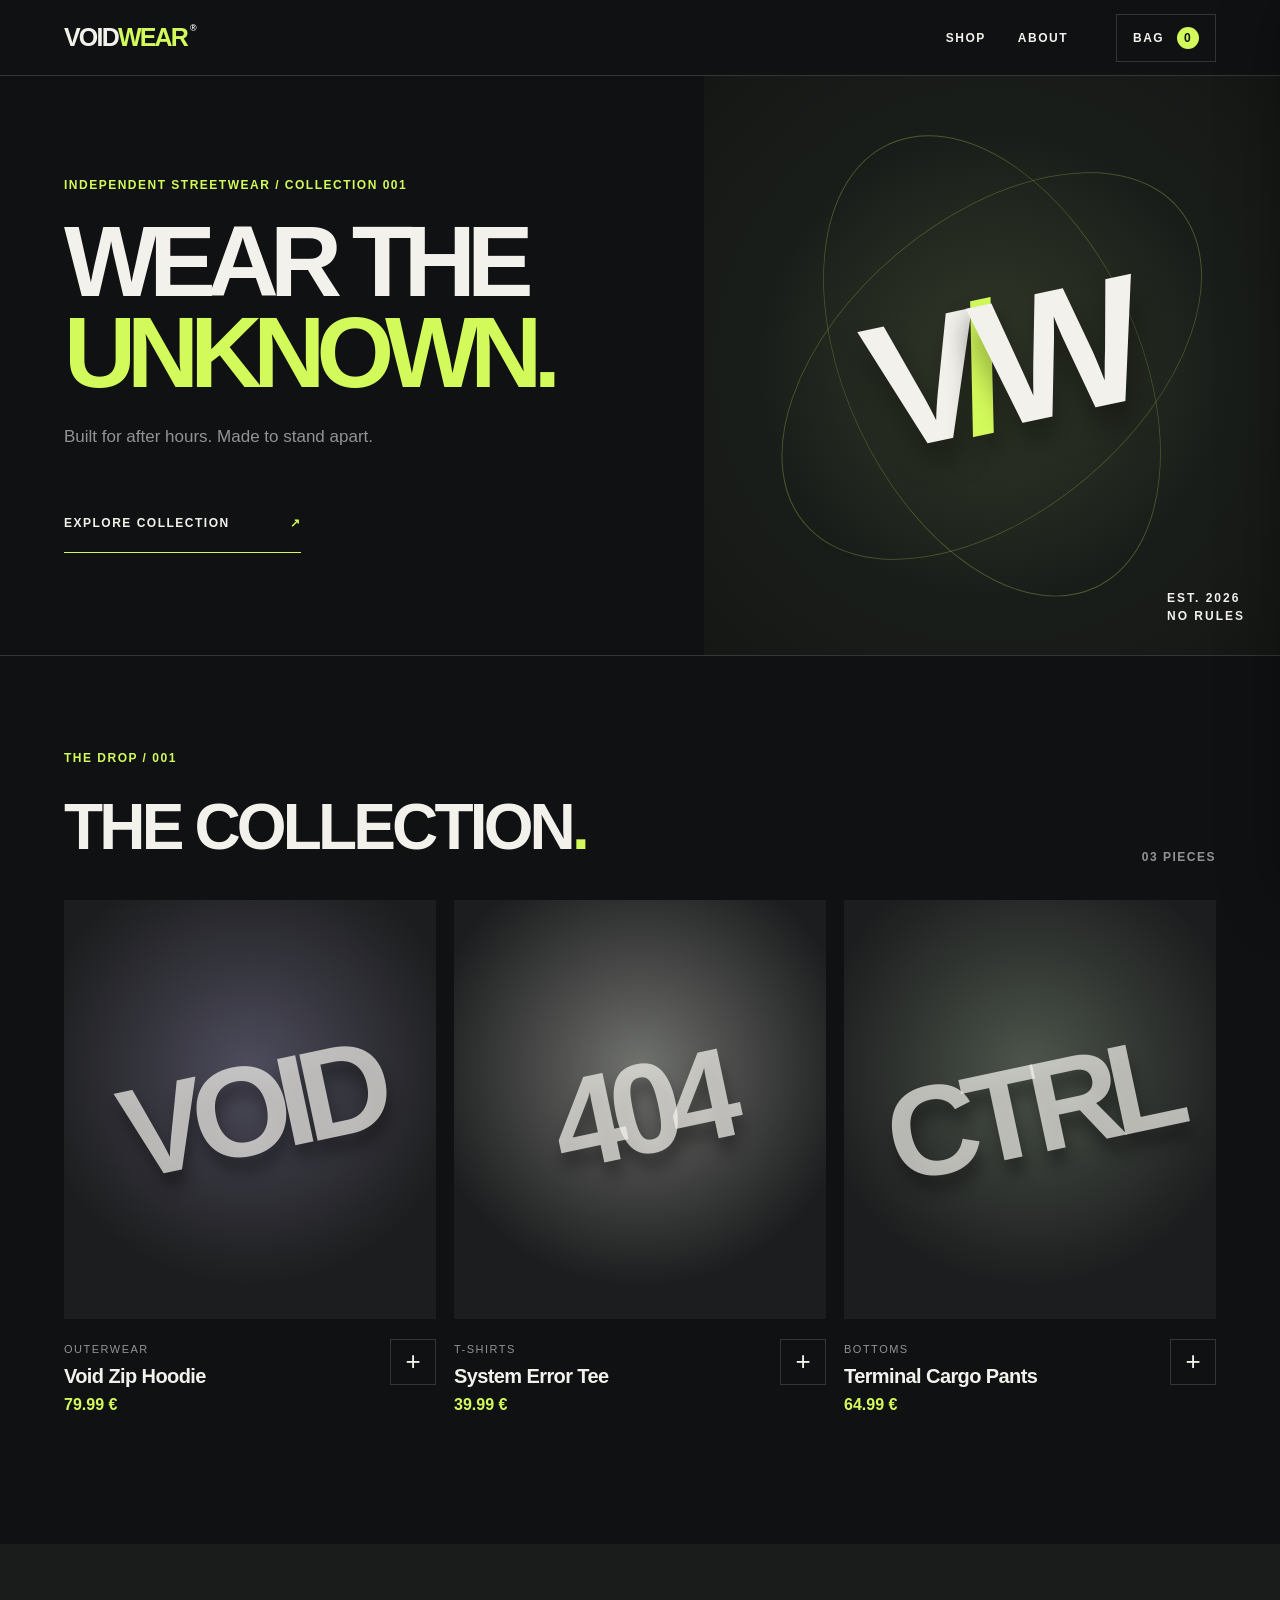
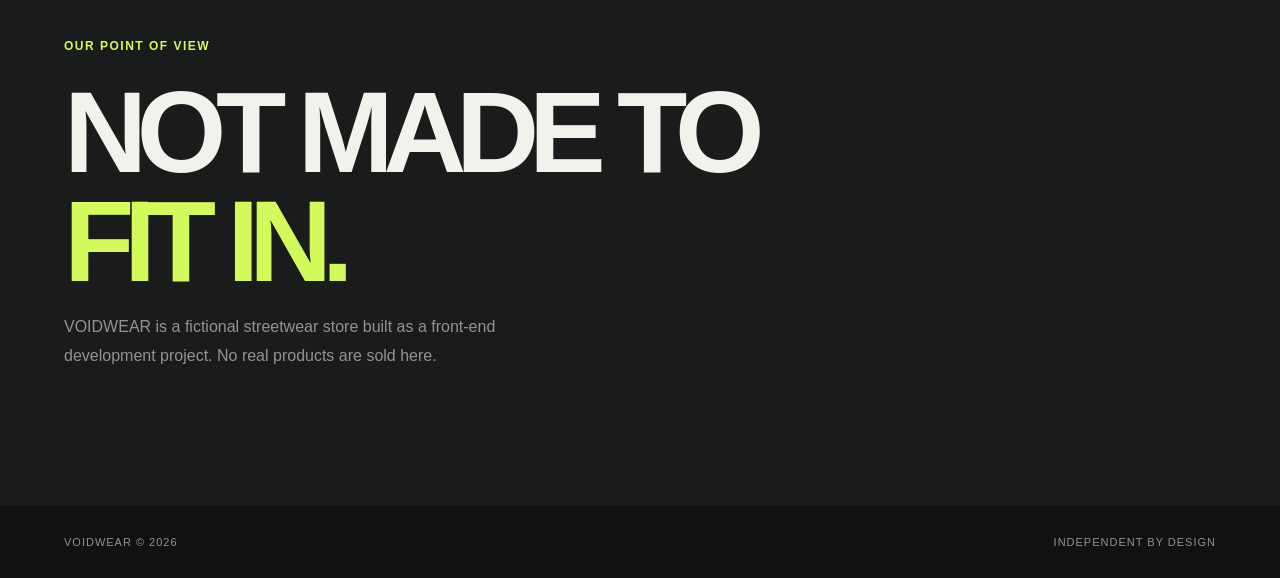
<file: main/index.html>
<!doctype html><html lang="en"><head><meta charset="utf-8"><meta name="viewport" content="width=device-width,initial-scale=1"><meta name="description" content="VOIDWEAR — independent streetwear concept store."><title>VOIDWEAR — Wear the Unknown</title><link rel="stylesheet" href="./style.css"></head><body><header class="site-header"><a class="logo" href="../main/index.html">VOID<span>WEAR</span><sup>®</sup></a><nav><a href="../main/index.html#shop">SHOP</a><a href="../main/index.html#about">ABOUT</a></nav><button id="cart-button" class="cart-trigger" type="button">BAG <span id="cart-count">0</span></button></header>
<aside id="cart" class="cart-panel" aria-label="Shopping cart"><div class="panel-head"><h2>YOUR BAG</h2><button id="close-cart" type="button" class="icon-button" aria-label="Close cart">×</button></div><div id="cart-items" class="cart-items"></div><div class="cart-footer"><div class="cart-total-line"><span>TOTAL</span><strong id="cart-total">0.00 €</strong></div><p class="muted">Demo store — no real payments.</p><button class="primary-button checkout-button" type="button">CHECKOUT ↗</button><button id="clear-cart" class="text-button" type="button">Clear bag</button></div></aside>
<div class="checkout-menu modal-backdrop"><div class="modal"><div class="panel-head"><h2>CHECKOUT</h2><button id="close-checkout" class="icon-button" type="button" aria-label="Close checkout">×</button></div><p class="muted">Demo only. No orders or payments are processed.</p><form id="checkout-form"><label>FIRST NAME<input name="name" required autocomplete="given-name"></label><label>LAST NAME<input name="surname" required autocomplete="family-name"></label><label>EMAIL<input type="email" name="email" required autocomplete="email"></label><button type="submit" class="primary-button">PLACE DEMO ORDER ↗</button></form></div></div>
<div class="order-message modal-backdrop"><div class="modal success-modal"><h2 id="thanks-name">Thanks!</h2><p>Your demo order is complete.</p><button id="close-message" type="button" class="primary-button">CONTINUE SHOPPING</button></div></div><main><section class="hero"><div class="hero-copy"><p class="eyebrow">INDEPENDENT STREETWEAR / COLLECTION 001</p><h1>WEAR THE<br><em>UNKNOWN.</em></h1><p>Built for after hours. Made to stand apart.</p><a class="hero-link" href="#shop">EXPLORE COLLECTION <span>↗</span></a></div><div class="hero-visual"><div class="orbit orbit-one"></div><div class="orbit orbit-two"></div><div class="hero-mark">V<span>/</span>W</div><div class="hero-stamp">EST. 2026<br>NO RULES</div></div></section><section class="shop-section" id="shop"><div class="section-top"><div><p class="eyebrow">THE DROP / 001</p><h2>THE COLLECTION<span class="accent">.</span></h2></div><span class="collection-count">03 PIECES</span></div><div class="product-grid" id="product-grid"></div></section><section class="about-section" id="about"><p class="eyebrow">OUR POINT OF VIEW</p><h2>NOT MADE TO<br><span>FIT IN.</span></h2><p>VOIDWEAR is a fictional streetwear store built as a front-end development project. No real products are sold here.</p></section></main><footer><span>VOIDWEAR © 2026</span><span>INDEPENDENT BY DESIGN</span></footer><script type="module" src="./index.js"></script></body></html>
</file>
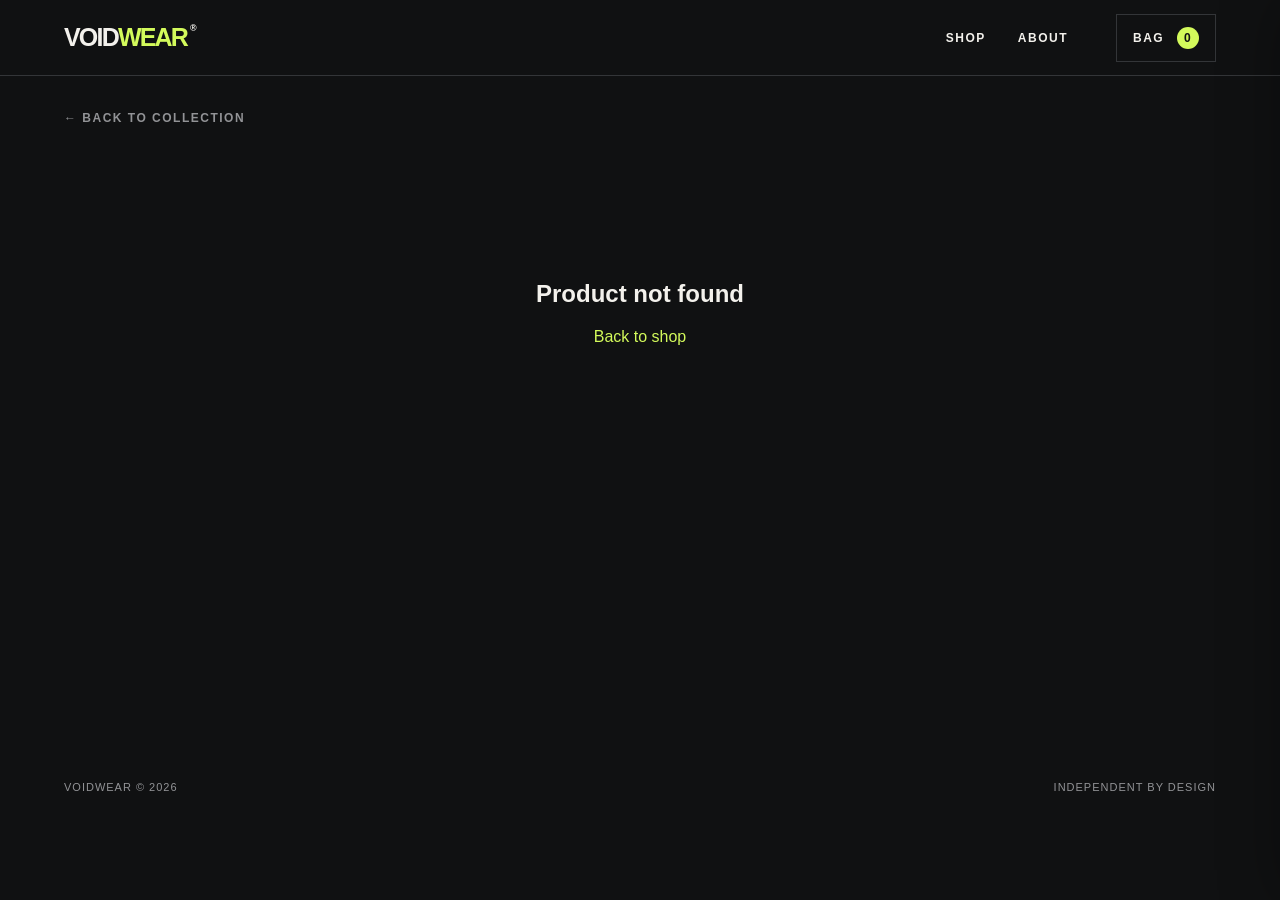
<file: product/product.html>
<!doctype html><html lang="en"><head><meta charset="utf-8"><meta name="viewport" content="width=device-width,initial-scale=1"><meta name="description" content="VOIDWEAR product details."><title>Product — VOIDWEAR</title><link rel="stylesheet" href="../main/style.css"><link rel="stylesheet" href="./product.css"></head><body><header class="site-header"><a class="logo" href="../main/index.html">VOID<span>WEAR</span><sup>®</sup></a><nav><a href="../main/index.html#shop">SHOP</a><a href="../main/index.html#about">ABOUT</a></nav><button id="cart-button" class="cart-trigger" type="button">BAG <span id="cart-count">0</span></button></header>
<aside id="cart" class="cart-panel" aria-label="Shopping cart"><div class="panel-head"><h2>YOUR BAG</h2><button id="close-cart" type="button" class="icon-button" aria-label="Close cart">×</button></div><div id="cart-items" class="cart-items"></div><div class="cart-footer"><div class="cart-total-line"><span>TOTAL</span><strong id="cart-total">0.00 €</strong></div><p class="muted">Demo store — no real payments.</p><button class="primary-button checkout-button" type="button">CHECKOUT ↗</button><button id="clear-cart" class="text-button" type="button">Clear bag</button></div></aside>
<div class="checkout-menu modal-backdrop"><div class="modal"><div class="panel-head"><h2>CHECKOUT</h2><button id="close-checkout" class="icon-button" type="button" aria-label="Close checkout">×</button></div><p class="muted">Demo only. No orders or payments are processed.</p><form id="checkout-form"><label>FIRST NAME<input name="name" required autocomplete="given-name"></label><label>LAST NAME<input name="surname" required autocomplete="family-name"></label><label>EMAIL<input type="email" name="email" required autocomplete="email"></label><button type="submit" class="primary-button">PLACE DEMO ORDER ↗</button></form></div></div>
<div class="order-message modal-backdrop"><div class="modal success-modal"><h2 id="thanks-name">Thanks!</h2><p>Your demo order is complete.</p><button id="close-message" type="button" class="primary-button">CONTINUE SHOPPING</button></div></div><main class="product-page"><a href="../main/index.html#shop" class="back-link">← BACK TO COLLECTION</a><section id="product-details" class="product-details"></section></main><footer><span>VOIDWEAR © 2026</span><span>INDEPENDENT BY DESIGN</span></footer><script type="module" src="./product.js"></script></body></html>
</file>
<file: main/style.css>
:root{color-scheme:dark;--bg:#101112;--surface:#1a1b1d;--line:#333538;--text:#f3f1ec;--muted:#929396;--accent:#d3fa5b;font-family:Inter,Arial,Helvetica,sans-serif}*{box-sizing:border-box}html{scroll-behavior:smooth}body{margin:0;background:var(--bg);color:var(--text)}button,input{font:inherit}button{cursor:pointer}a{color:inherit;text-decoration:none}.site-header{height:76px;padding:0 clamp(20px,5vw,84px);display:flex;align-items:center;gap:48px;border-bottom:1px solid var(--line);position:relative;z-index:2;background:var(--bg)}.logo{font-weight:900;letter-spacing:-1.8px;font-size:25px}.logo span{color:var(--accent)}.logo sup{font-size:9px;vertical-align:top;margin-left:3px}.site-header nav{display:flex;gap:32px;margin-left:auto}.site-header nav a,.cart-trigger,.eyebrow,.collection-count,.hero-link,.back-link{font-size:12px;font-weight:800;letter-spacing:1.5px}.site-header nav a:hover,.back-link:hover{color:var(--accent)}.cart-trigger{background:none;border:1px solid var(--line);color:var(--text);padding:12px 16px}.cart-trigger span{display:inline-grid;place-items:center;background:var(--accent);color:#101112;min-width:22px;height:22px;border-radius:50%;margin-left:8px}.hero{min-height:570px;display:grid;grid-template-columns:1.1fr 0.9fr;border-bottom:1px solid var(--line)}.hero-copy{padding:clamp(55px,8vw,120px) 5vw}.eyebrow{color:var(--accent);margin:0 0 25px}.hero h1{font-size:clamp(56px,7.8vw,124px);line-height:.91;letter-spacing:-.09em;margin:0 0 28px;font-weight:900}.hero h1 em{font-style:normal;color:var(--accent)}.hero-copy>p:not(.eyebrow){color:var(--muted);font-size:17px}.hero-link{display:inline-flex;gap:60px;border-bottom:1px solid var(--accent);padding:22px 0;margin-top:30px}.hero-link span{color:var(--accent)}.hero-visual{background:radial-gradient(circle at center,#333a29,#191d1a 58%,#151715);position:relative;overflow:hidden;display:grid;place-items:center}.hero-mark{font-size:clamp(100px,14vw,220px);font-weight:900;letter-spacing:-.16em;transform:rotate(-12deg);text-shadow:0 20px 30px #0006}.hero-mark span{color:var(--accent)}.orbit{position:absolute;border:1px solid #b1d45155;border-radius:50%;width:85%;aspect-ratio:1;transform:rotate(-25deg) scaleX(.6)}.orbit-two{transform:rotate(50deg) scaleX(.6)}.hero-stamp{position:absolute;right:35px;bottom:30px;font-size:12px;font-weight:800;line-height:1.5;letter-spacing:2px}.shop-section{padding:95px 5vw 110px}.section-top{display:flex;justify-content:space-between;align-items:end;margin-bottom:36px}.section-top h2{font-size:clamp(35px,5vw,64px);letter-spacing:-.06em;margin:0}.accent{color:var(--accent)}.collection-count{color:var(--muted)}.product-grid{display:grid;grid-template-columns:repeat(3,minmax(0,1fr));gap:18px}.product-card{cursor:pointer}.product-art{aspect-ratio:4/4.5;background:radial-gradient(circle at 50% 40%,color-mix(in srgb,var(--art) 80%,#111),#1c1d1e 70%);display:grid;place-items:center;overflow:hidden;transition:filter .2s}.product-card:hover .product-art{filter:brightness(1.2)}.art-symbol{font-size:clamp(65px,10vw,150px);font-weight:900;letter-spacing:-.1em;color:#f3f1ecb8;transform:rotate(-12deg);text-shadow:0 15px 15px #0005}.product-meta{display:flex;justify-content:space-between;gap:10px;padding:20px 0}.product-meta small{font-size:11px;color:var(--muted);text-transform:uppercase;letter-spacing:1.5px}.product-meta h3{font-size:20px;letter-spacing:-.03em;margin:8px 0}.product-meta p{margin:0;color:var(--accent);font-weight:700}.add-button{width:46px;height:46px;border:1px solid var(--line);background:transparent;color:var(--text);font-size:26px}.add-button:hover,.primary-button:hover{background:#fff;color:#111}.about-section{padding:95px 5vw 120px;background:#1a1c1b}.about-section h2{font-size:clamp(55px,9vw,140px);letter-spacing:-.09em;line-height:.95;margin:0}.about-section h2 span{color:var(--accent)}.about-section>p:last-child{color:var(--muted);max-width:500px;line-height:1.8}footer{padding:30px 5vw;display:flex;justify-content:space-between;gap:20px;color:var(--muted);font-size:11px;letter-spacing:1px}.cart-panel{position:fixed;z-index:10;right:0;top:0;bottom:0;width:min(440px,100%);background:#1a1b1d;border-left:1px solid var(--line);display:flex;flex-direction:column;transform:translateX(105%);transition:transform .25s;box-shadow:-20px 0 60px #0005}.cart-panel.open{transform:translateX(0)}.panel-head{padding:26px;display:flex;justify-content:space-between;align-items:center;border-bottom:1px solid var(--line)}.panel-head h2{margin:0;font-size:21px;letter-spacing:-.04em}.icon-button{border:0;background:none;color:var(--text);font-size:30px}.cart-items{padding:12px 26px;overflow:auto;flex:1}.cart-item{display:flex;justify-content:space-between;gap:15px;padding:22px 0;border-bottom:1px solid var(--line)}.cart-item strong{font-size:15px}.cart-item p{font-size:13px;color:var(--muted);margin:8px 0}.quantity-controls{display:flex;align-items:center;gap:16px;margin-top:12px}.quantity-controls button{background:none;border:1px solid var(--line);color:var(--text);width:31px;height:31px}.remove-item,.text-button{border:0;background:none;color:var(--muted);text-decoration:underline;font-size:12px;align-self:start}.cart-footer{padding:26px;border-top:1px solid var(--line)}.cart-total-line{display:flex;justify-content:space-between;font-size:18px;font-weight:800}.muted,.empty-cart{color:var(--muted);font-size:12px}.empty-cart{padding:28px 0}.primary-button{display:block;width:100%;background:var(--accent);color:#111;border:0;padding:18px;font-weight:900;letter-spacing:1px;margin-top:22px}.primary-button:disabled{opacity:.4;cursor:not-allowed}.text-button{display:block;margin:15px auto 0}.modal-backdrop{position:fixed;inset:0;z-index:20;background:#000b;display:none;align-items:center;justify-content:center;padding:20px}.modal-backdrop.open{display:flex}.modal{width:min(470px,100%);background:#1b1c1e;border:1px solid var(--line);padding:28px}.modal .panel-head{padding:0 0 18px;margin-bottom:18px}.modal form label{display:block;color:var(--muted);font-size:11px;letter-spacing:1px;font-weight:800;margin:18px 0}.modal input{display:block;width:100%;background:#111;border:1px solid var(--line);color:var(--text);padding:14px;margin-top:8px;outline:none}.modal input:focus{border-color:var(--accent)}.success-modal{text-align:center}.success-modal h2{font-size:34px}.success-modal p{color:var(--muted)}@media(max-width:800px){.site-header{padding:0 18px;gap:14px}.site-header nav{gap:12px}.hero{grid-template-columns:1fr}.hero-copy{padding:75px 22px}.hero-visual{min-height:300px}.shop-section{padding:70px 20px}.product-grid{grid-template-columns:repeat(2,minmax(0,1fr))}.about-section{padding:75px 20px}.product-meta h3{font-size:16px}}@media(max-width:480px){.site-header nav{display:none}.site-header .cart-trigger{margin-left:auto}.product-grid{grid-template-columns:1fr}.product-art{aspect-ratio:4/3}.section-top{align-items:start}.collection-count{font-size:10px}footer{flex-direction:column}}
</file>
<file: product/product.css>
.product-page{padding:32px 5vw 110px;min-height:75vh}.back-link{display:inline-block;color:var(--muted);margin-bottom:35px}.product-details{display:grid;grid-template-columns:1fr 1fr;gap:clamp(30px,6vw,100px)}.detail-art{min-height:560px;background:radial-gradient(circle at center,color-mix(in srgb,var(--art) 85%,#111),#191b1b 75%);display:grid;place-items:center;overflow:hidden}.detail-art span{font-size:clamp(100px,15vw,240px);font-weight:900;letter-spacing:-.12em;transform:rotate(-12deg);text-shadow:0 20px 20px #0006}.detail-info{padding:55px 0}.detail-info h1{font-size:clamp(40px,5vw,76px);letter-spacing:-.07em;line-height:1.05;margin:0 0 22px}.detail-price{font-size:26px;color:var(--accent);font-weight:800}.detail-description{color:var(--muted);line-height:1.8;margin:35px 0}.size-label{font-size:12px;font-weight:800;letter-spacing:1.5px}.size-options{display:flex;gap:9px;flex-wrap:wrap}.size-button{background:transparent;border:1px solid var(--line);color:var(--text);min-width:53px;padding:16px}.size-button:hover,.size-button.active{border-color:var(--accent);background:var(--accent);color:#111}.detail-info .primary-button{max-width:440px}.add-message{color:var(--accent);min-height:20px;font-size:13px}.not-found{grid-column:1/-1;text-align:center;padding:100px 0}.not-found a{color:var(--accent)}@media(max-width:800px){.product-page{padding:25px 20px 70px}.product-details{grid-template-columns:1fr;gap:0}.detail-art{min-height:350px}.detail-info{padding:38px 0}}
</file>
